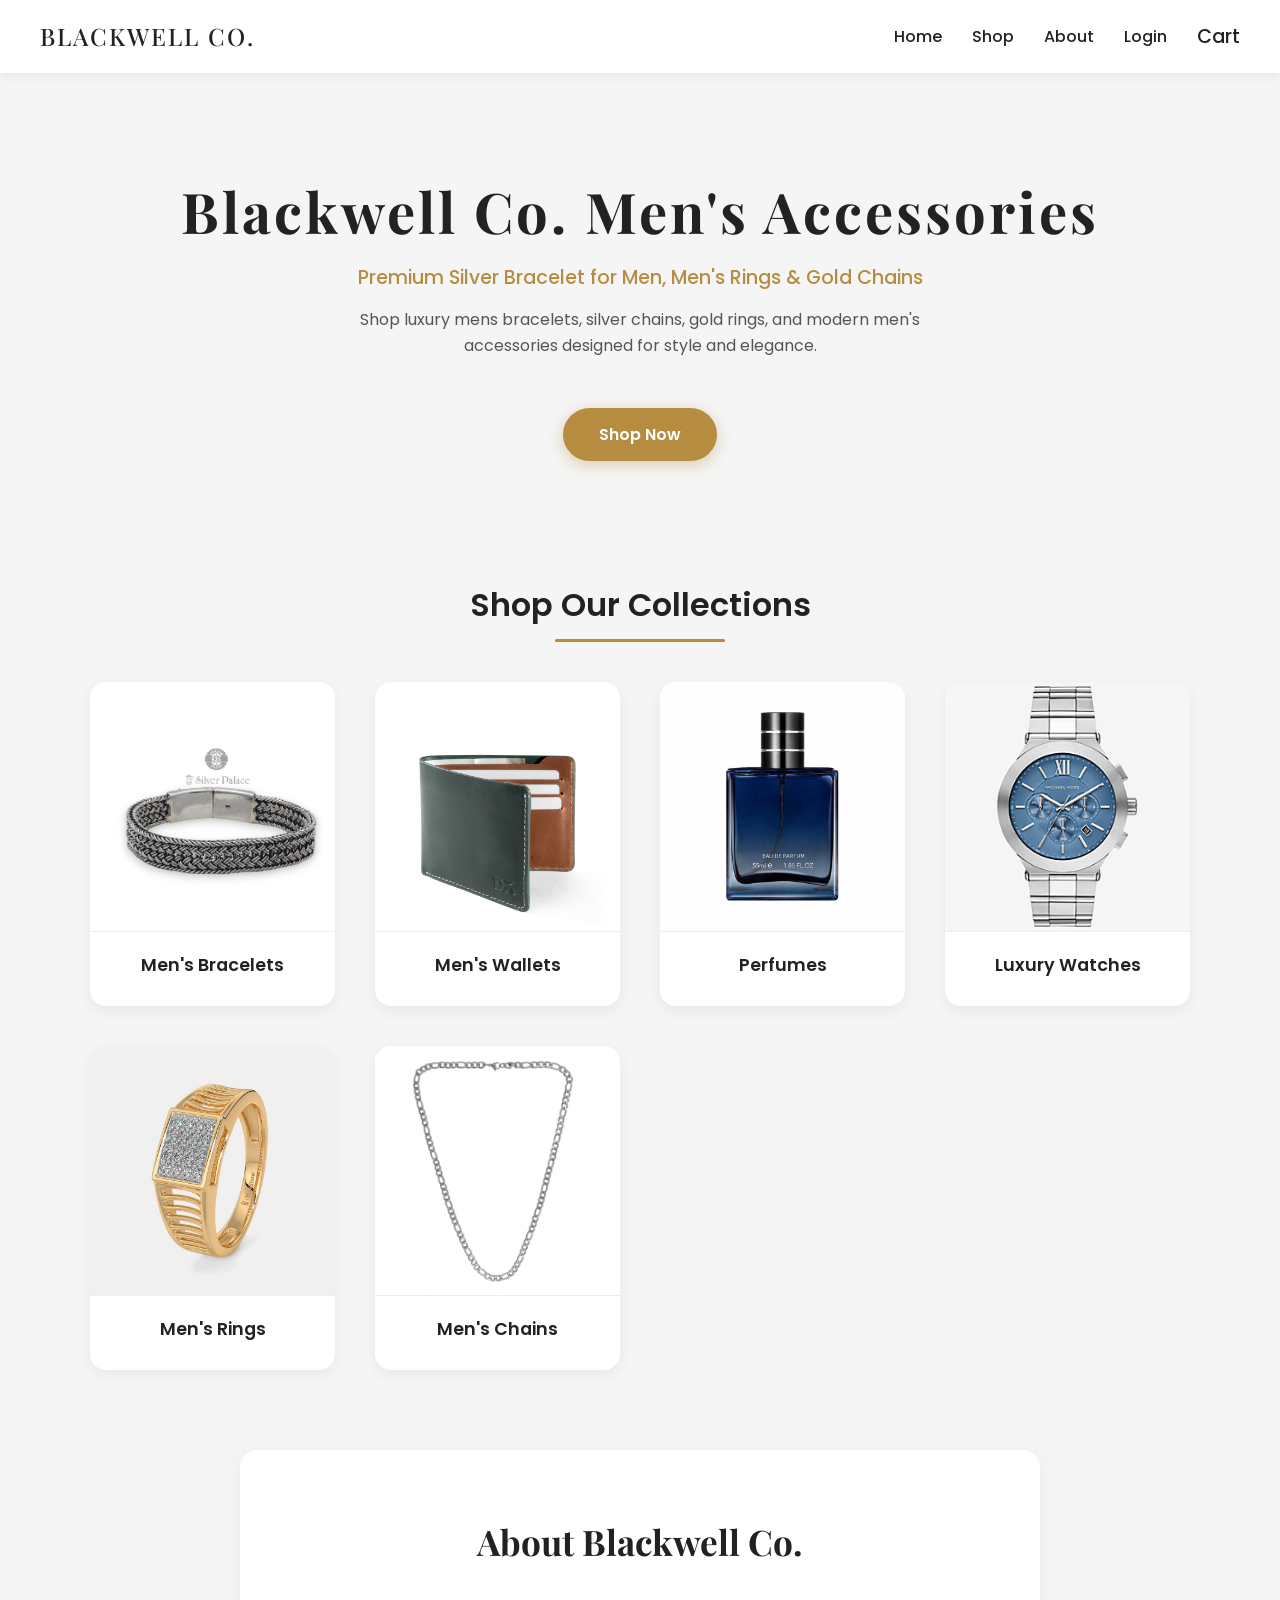
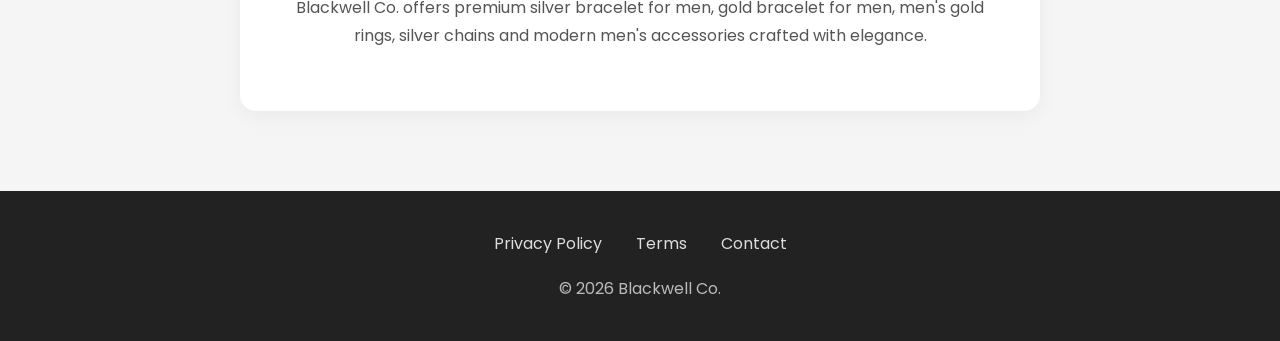
<file: index.html>
<!DOCTYPE html>
<html lang="en">
<head>
    <!-- Google tag (gtag.js) -->
    <script async src="https://www.googletagmanager.com/gtag/js?id=G-8H2W60CQKZ"></script>
    <script>
      window.dataLayer = window.dataLayer || [];
      function gtag(){dataLayer.push(arguments);}
      gtag('js', new Date());
      gtag('config', 'G-8H2W60CQKZ');
    </script>

    <meta charset="UTF-8">
    <meta name="viewport" content="width=device-width, initial-scale=1.0">
    <title>Blackwell Co. | Silver Bracelet for Men, Men's Rings, Chains & Accessories</title>

    <!-- SEO META TAGS -->
    <meta name="description" content="Buy premium silver bracelet for men, men's gold rings, silver chains, men's bracelets, gold chain designs men's, men's accessories rings and luxury accessories at Blackwell Co.">
    <meta name="keywords" content="silver bracelet for men, mens bracelets, gold bracelet for men...">
    <meta name="author" content="Blackwell Co.">
    <meta name="robots" content="index, follow">

    <link href="https://fonts.googleapis.com/css2?family=Playfair+Display:wght@600&family=Poppins:wght@300;400;500;600&display=swap" rel="stylesheet">
    <link rel="stylesheet" href="css/style.css">
</head>

<body>

<nav>
    <div class="logo"><strong><a href="index.html">BLACKWELL CO.</a></strong></div>
    <ul>
        <li><a href="index.html">Home</a></li>
        <li><a href="shop.html">Shop</a></li>
        <li><a href="#about">About</a></li>
        <li><a href="login.php">Login</a></li>
        <li>
            <a href="#" id="cart-icon" class="cart-icon">
                Cart
                <span class="cart-count" id="cart-count" style="display:none;">0</span>
            </a>
        </li>
    </ul>
</nav>

<header>
    <h1>Blackwell Co. Men's Accessories</h1>
    <p class="tagline">Premium Silver Bracelet for Men, Men's Rings & Gold Chains</p>
    <p class="description">
        Shop luxury mens bracelets, silver chains, gold rings, and modern men's accessories designed for style and elegance.
    </p>
    <a href="shop.html" class="shop-btn">Shop Now</a>
</header>


<h2 class="section-title">Shop Our Collections</h2>

<section class="product-section">
    <div class="product-grid">

        <a href="shop.html?category=bracelets" class="product-card">
            <img src="bracelet.jpg" alt="Men's Bracelets">
            <div class="product-info">
                <div class="product-name">Men's Bracelets</div>
            </div>
        </a>

        <a href="shop.html?category=wallets" class="product-card">
            <img src="wallet1.png" alt="Men's Wallets">
            <div class="product-info">
                <div class="product-name">Men's Wallets</div>
            </div>
        </a>

        <a href="shop.html?category=perfumes" class="product-card">
            <img src="p1.jpg" alt="Perfumes">
            <div class="product-info">
                <div class="product-name">Perfumes</div>
            </div>
        </a>

        <a href="shop.html?category=watches" class="product-card">
            <img src="w.jpg" alt="Luxury Watches">
            <div class="product-info">
                <div class="product-name">Luxury Watches</div>
            </div>
        </a>

        <a href="shop.html?category=rings" class="product-card">
            <img src="c1.jpg" alt="Men's rings">
            <div class="product-info">
                <div class="product-name">Men's Rings</div>
            </div>
        </a>

        <a href="shop.html?category=chains" class="product-card">
            <img src="c2.jpg" alt="Men's Chains">
            <div class="product-info">
                <div class="product-name">Men's Chains</div>
            </div>
        </a>

    </div>
</section>

<section id="about" class="about">
    <h2>About Blackwell Co.</h2>
    <p>
        Blackwell Co. offers premium silver bracelet for men, gold bracelet for men, men's gold rings, silver chains and modern men's accessories crafted with elegance.
    </p>
</section>

<!-- HIDDEN SEO CONTENT -->
<div class="seo-text">
    silver bracelet for men mens bracelets gold bracelet for men chandi bracelet for men platinum bracelet for men evil eye bracelet for men hand bracelet for men silver
    men's band rings men's gold band rings men's diamond ring price men's signet ring men's golden ring men's accessories rings
    original silver chain for men's gold chain designs men's men's pearl chain men's jewelry chains silver cross chain men's gold chains cheap
</div>

<footer>
    <div class="footer-links">
        <a href="#">Privacy Policy</a>
        <a href="#">Terms</a>
        <a href="#">Contact</a>
    </div>
    &copy; 2026 Blackwell Co.
</footer>

<!-- Scripts -->
<script src="js/data.js"></script>
<script src="js/cart.js"></script>

</body>
</html>
</file>
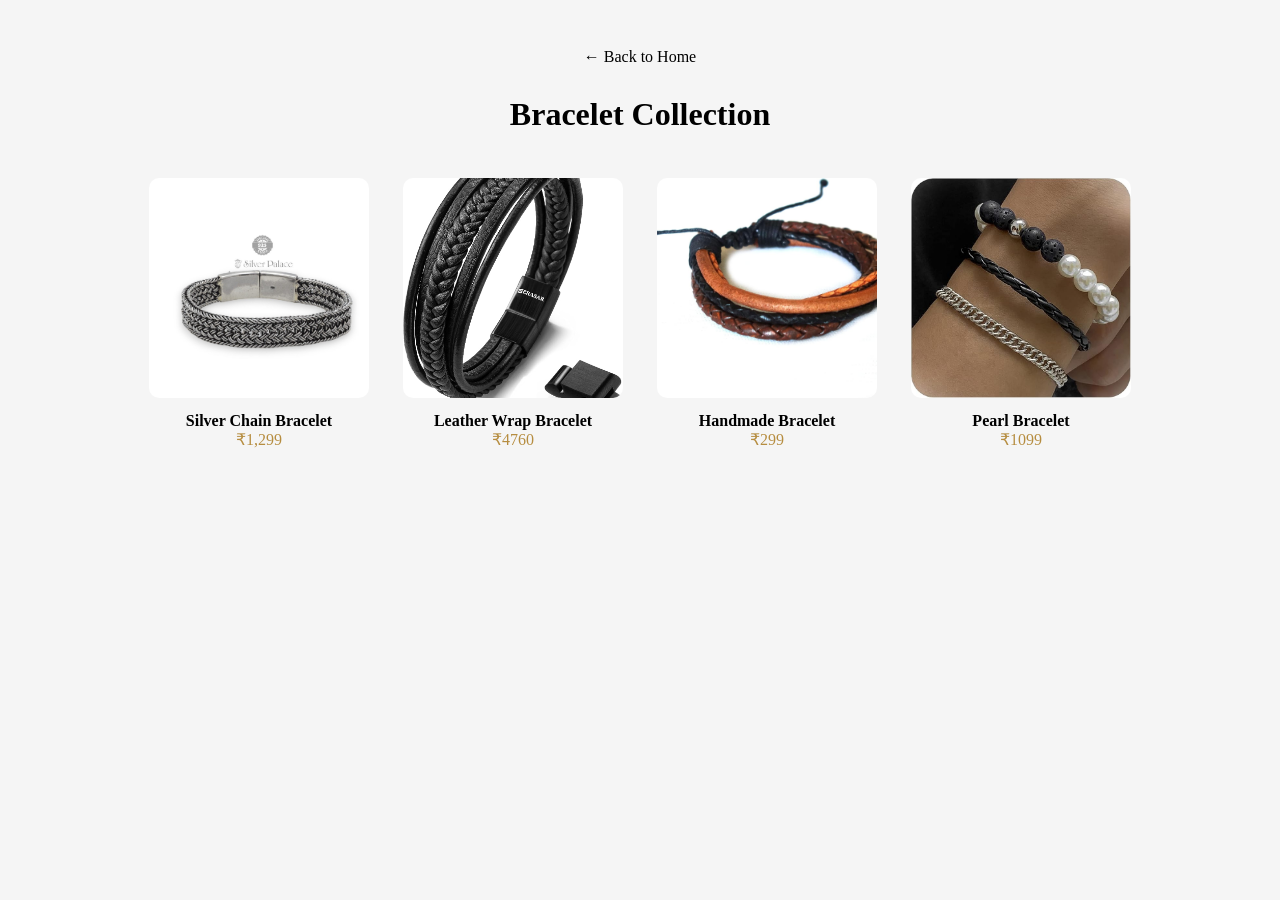
<file: bracelet.html>
<!DOCTYPE html>
<html>
<head>
    <!-- Google tag (gtag.js) -->
<script async src="https://www.googletagmanager.com/gtag/js?id=G-8H2W60CQKZ"></script>
<script>
  window.dataLayer = window.dataLayer || [];
  function gtag(){dataLayer.push(arguments);}
  gtag('js', new Date());

  gtag('config', 'G-8H2W60CQKZ');
</script>

<title>Bracelets | Blackwell Co.</title>
<style>
body{
    font-family:Poppins;
    background:#f5f5f5;
    text-align:center;
    padding:40px;
}
h1{
    margin-bottom:30px;
}
.product{
    display:inline-block;
    margin:15px;
}
img{
    width:220px;
    height:220px;
    object-fit:cover;
    border-radius:10px;
}
.name{
    margin-top:10px;
    font-weight:bold;
}
.price{
    color:#b68d40;
}
a{
    text-decoration:none;
    color:black;
}
.back{
    display:block;
    margin-bottom:30px;
}
</style>
</head>
<body>

<a href="index.html" class="back">← Back to Home</a>

<h1>Bracelet Collection</h1>

<div class="product">
<img src="bracelet.jpg">
<div class="name">Silver Chain Bracelet</div>
<div class="price">₹1,299</div>
</div>

<div class="product">
<img src="lbrecelet.jpg">
<div class="name">Leather Wrap Bracelet</div>
<div class="price">₹4760</div>
</div>

<div class="product">
<img src="handbracelet.jpg">
<div class="name">Handmade Bracelet</div>
<div class="price">₹299</div>
</div>

<div class="product">
<img src="pearl.jpg">
<div class="name">Pearl Bracelet</div>
<div class="price">₹1099</div>
</div>

</body>
</html>
</file>
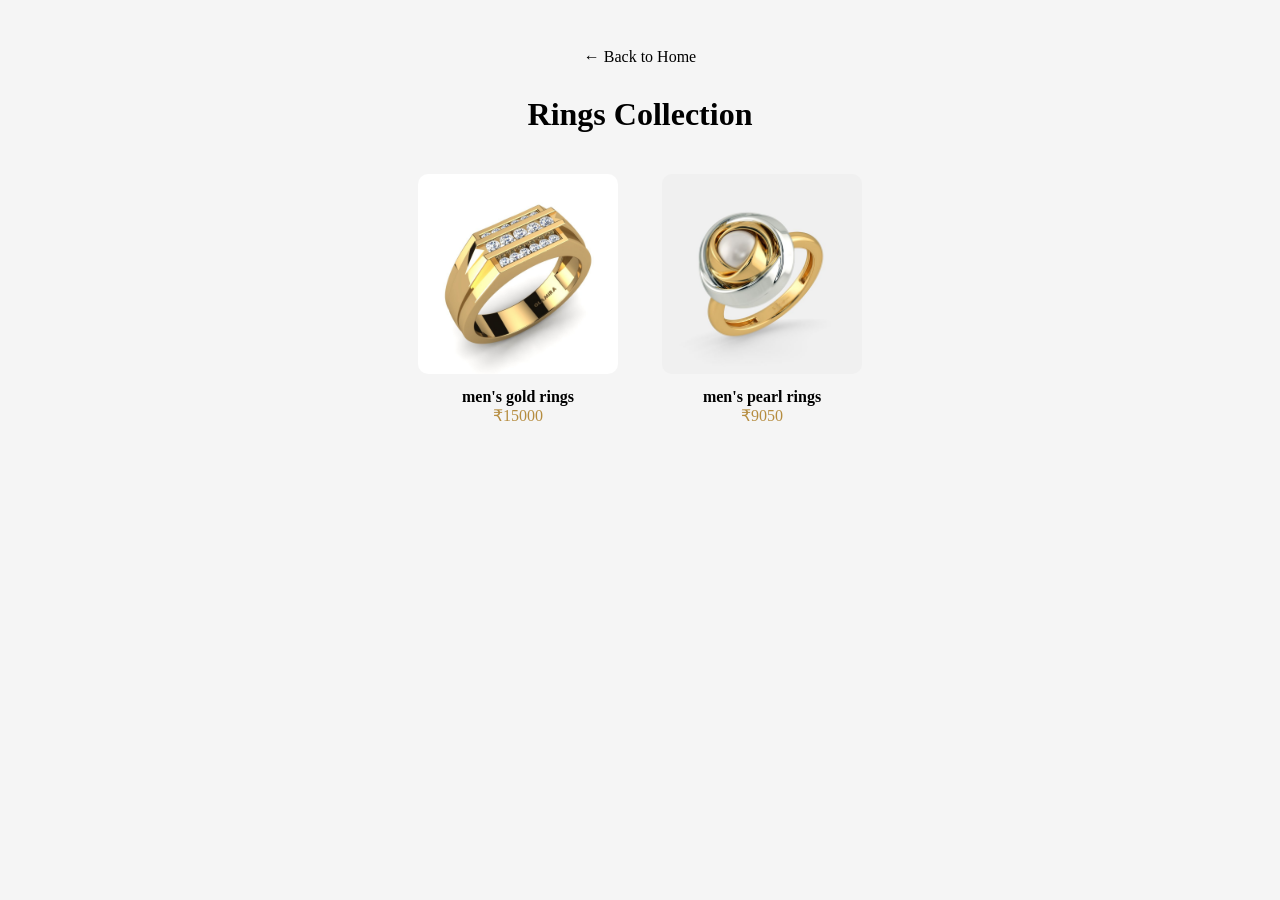
<file: chains.html>
<!DOCTYPE html>
<html>
<head>
<title>Rings | Blackwell Co.</title>
<style>
body{font-family:Poppins;background:#f5f5f5;text-align:center;padding:40px;}
.product{display:inline-block;margin:20px;}
img{width:200px;height:200px;object-fit:cover;border-radius:10px;}
.name{margin-top:10px;font-weight:bold;}
.price{color:#b68d40;}
a{text-decoration:none;color:black;}
.back{display:block;margin-bottom:30px;}
</style>
</head>
<body>

<a href="index.html" class="back">← Back to Home</a>
<h1>Rings Collection</h1>

<div class="product">
<img src="yellow.jpg">
<div class="name">men's gold rings</div>
<div class="price">₹15000</div>
</div>

<div class="product">
<img src="pearls.jpg">
<div class="name">men's pearl rings</div>
<div class="price">₹9050</div>
</div>

</body>
</html>
</file>
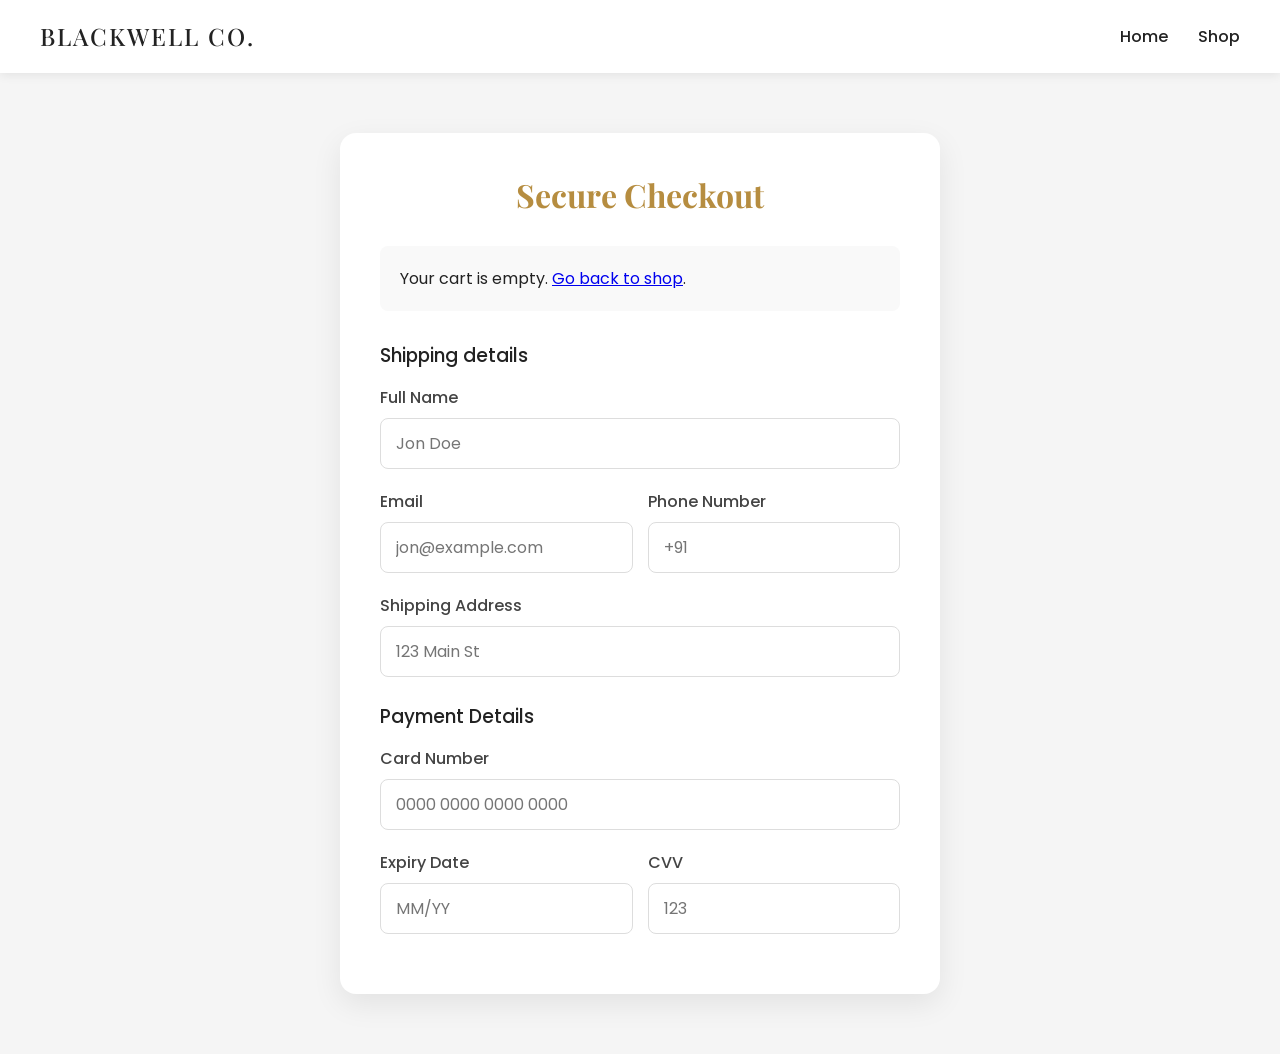
<file: checkout.html>
<!DOCTYPE html>
<html lang="en">
<head>
    <meta charset="UTF-8">
    <meta name="viewport" content="width=device-width, initial-scale=1.0">
    <title>Checkout | Blackwell Co.</title>
    <link href="https://fonts.googleapis.com/css2?family=Playfair+Display:wght@600&family=Poppins:wght@300;400;500;600&display=swap" rel="stylesheet">
    <link rel="stylesheet" href="css/style.css">
</head>
<body>

<nav>
    <div class="logo"><strong><a href="index.html">BLACKWELL CO.</a></strong></div>
    <ul>
        <li><a href="index.html">Home</a></li>
        <li><a href="shop.html">Shop</a></li>
    </ul>
</nav>

<div class="checkout-container">
    <h2>Secure Checkout</h2>
    
    <div class="order-summary" id="order-summary-container">
        <!-- populated by JS -->
    </div>
    
    <form id="checkout-form">
        <h3 style="margin-bottom:15px; font-weight:500;">Shipping details</h3>
        
        <div class="form-group">
            <label>Full Name</label>
            <input type="text" required placeholder="Jon Doe">
        </div>
        
        <div class="checkout-grid">
            <div class="form-group">
                <label>Email</label>
                <input type="email" required placeholder="jon@example.com">
            </div>
            <div class="form-group">
                <label>Phone Number</label>
                <input type="tel" required placeholder="+91 ">
            </div>
        </div>

        <div class="form-group">
            <label>Shipping Address</label>
            <input type="text" required placeholder="123 Main St">
        </div>
        
        <h3 style="margin:25px 0 15px; font-weight:500;">Payment Details</h3>
        
        <div class="form-group">
            <label>Card Number</label>
            <input type="text" required placeholder="0000 0000 0000 0000" pattern="[0-9 ]+">
        </div>
        <div class="checkout-grid">
            <div class="form-group">
                <label>Expiry Date</label>
                <input type="text" required placeholder="MM/YY">
            </div>
            <div class="form-group">
                <label>CVV</label>
                <input type="text" required placeholder="123" pattern="[0-9]{3,4}">
            </div>
        </div>

        <button type="submit" class="shop-btn" style="width:100%; border:none; margin-top:10px; cursor:pointer;" id="place-order-btn">
            Place Order
        </button>
    </form>
</div>

<div class="success-modal" id="success-modal">
    <div class="success-icon">✓</div>
    <h2 style="font-family:'Playfair Display',serif; font-size:2rem; margin-bottom:10px;">Order Confirmed!</h2>
    <p style="color:#555; margin-bottom: 25px;">Thank you for shopping with Blackwell Co.<br>Your premium accessories are on the way.</p>
    <a href="index.html" class="shop-btn" onclick="clearCart()">Return to Home</a>
</div>

<!-- Scripts -->
<script src="js/data.js"></script>
<script>
document.addEventListener("DOMContentLoaded", () => {
    // We intentionally do not load cart.js to avoid the sidebar, 
    // but we can parse the cart locally for checkout.
    const cart = JSON.parse(localStorage.getItem('bw_cart')) || [];
    const summaryContainer = document.getElementById("order-summary-container");
    const placeOrderBtn = document.getElementById("place-order-btn");
    
    if(cart.length === 0) {
        summaryContainer.innerHTML = "<p>Your cart is empty. <a href='shop.html'>Go back to shop</a>.</p>";
        placeOrderBtn.style.display = 'none';
        return;
    }
    
    let html = '';
    let total = 0;
    
    cart.forEach(item => {
        const itemTotal = item.price * item.quantity;
        total += itemTotal;
        html += `
            <div class="order-summary-row">
                <span>${item.name} x ${item.quantity}</span>
                <span>₹${itemTotal.toLocaleString('en-IN')}</span>
            </div>
        `;
    });
    
    html += `
        <div class="order-summary-total">
            <span>Total to pay</span>
            <span>₹${total.toLocaleString('en-IN')}</span>
        </div>
    `;
    
    summaryContainer.innerHTML = html;
    
    // Hand Checkout Form Submit
    document.getElementById("checkout-form").addEventListener("submit", (e) => {
        e.preventDefault();
        
        // Show success modal
        const modal = document.getElementById("success-modal");
        
        // Darken background
        const overlay = document.createElement("div");
        overlay.style.position = "fixed";
        overlay.style.top = "0"; overlay.style.left = "0";
        overlay.style.width = "100%"; overlay.style.height = "100%";
        overlay.style.background = "rgba(0,0,0,0.5)";
        overlay.style.zIndex = "1999";
        document.body.appendChild(overlay);
        
        modal.classList.add("active");
    });
});

function clearCart() {
    localStorage.removeItem('bw_cart');
}
</script>

</body>
</html>
</file>
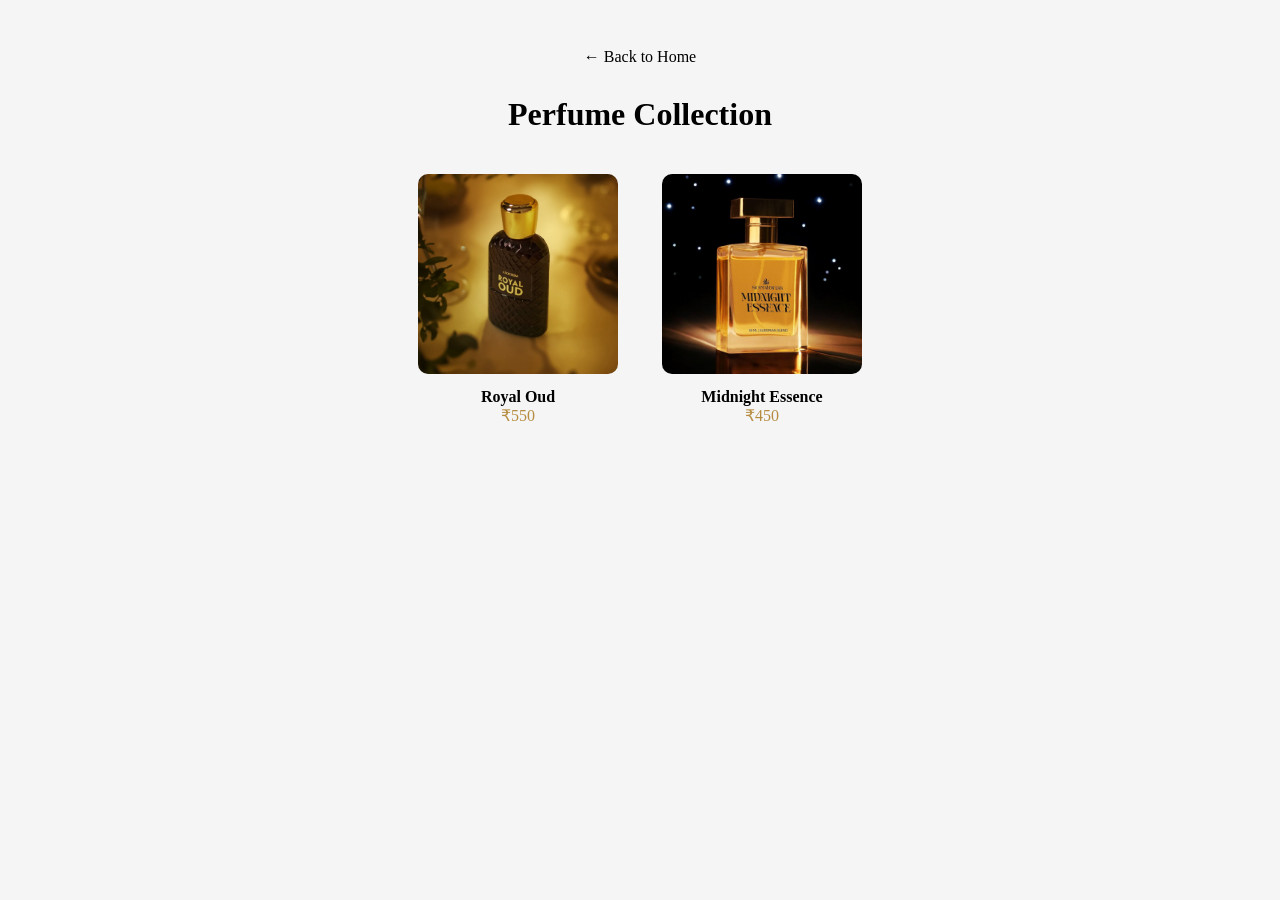
<file: perfume.html>
<!DOCTYPE html>
<html>
<head>
  <!-- Google tag (gtag.js) -->
<script async src="https://www.googletagmanager.com/gtag/js?id=G-8H2W60CQKZ"></script>
<script>
  window.dataLayer = window.dataLayer || [];
  function gtag(){dataLayer.push(arguments);}
  gtag('js', new Date());

  gtag('config', 'G-8H2W60CQKZ');
</script>

<title>Perfumes | Blackwell Co.</title>
<style>
body{font-family:Poppins;background:#f5f5f5;text-align:center;padding:40px;}
.product{display:inline-block;margin:20px;}
img{width:200px;height:200px;object-fit:cover;border-radius:10px;}
.name{margin-top:10px;font-weight:bold;}
.price{color:#b68d40;}
a{text-decoration:none;color:black;}
.back{display:block;margin-bottom:30px;}
</style>
</head>
<body>

<a href="index.html" class="back">← Back to Home</a>
<h1>Perfume Collection</h1>

<div class="product">
<img src="royal.jpg">
<div class="name">Royal Oud</div>
<div class="price">₹550</div>
</div>

<div class="product">
<img src="mid.jpg">
<div class="name">Midnight Essence</div>
<div class="price">₹450</div>
</div>

</body>
</html>
</file>
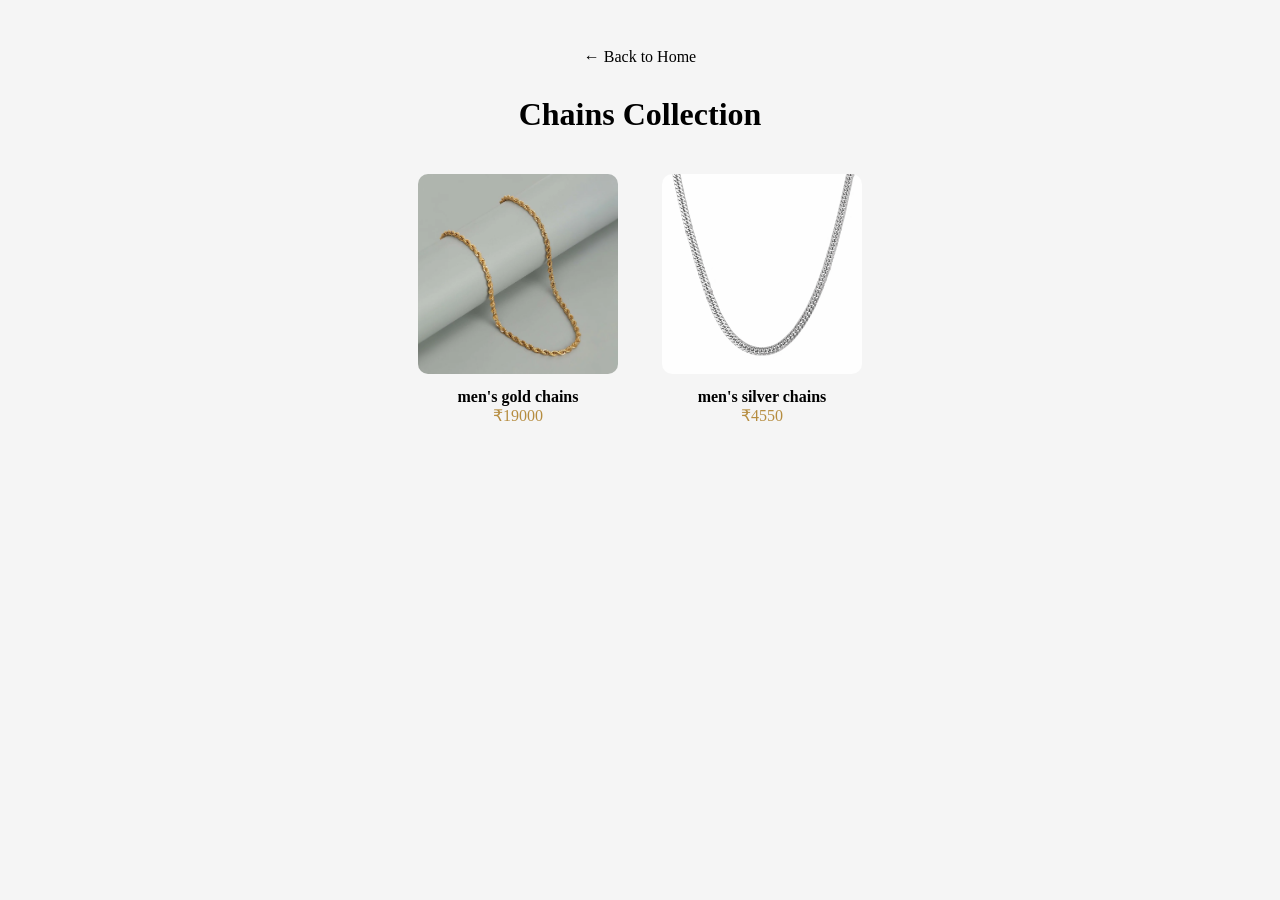
<file: rings.html>
<!DOCTYPE html>
<html>
<head>
<title>Rings | Blackwell Co.</title>
<style>
body{font-family:Poppins;background:#f5f5f5;text-align:center;padding:40px;}
.product{display:inline-block;margin:20px;}
img{width:200px;height:200px;object-fit:cover;border-radius:10px;}
.name{margin-top:10px;font-weight:bold;}
.price{color:#b68d40;}
a{text-decoration:none;color:black;}
.back{display:block;margin-bottom:30px;}
</style>
</head>
<body>

<a href="index.html" class="back">← Back to Home</a>
<h1>Chains Collection</h1>

<div class="product">
<img src="gold1.jpg">
<div class="name">men's gold chains</div>
<div class="price">₹19000</div>
</div>

<div class="product">
<img src="silver1.jpg">
<div class="name">men's silver chains</div>
<div class="price">₹4550</div>
</div>

</body>
</html>
</file>
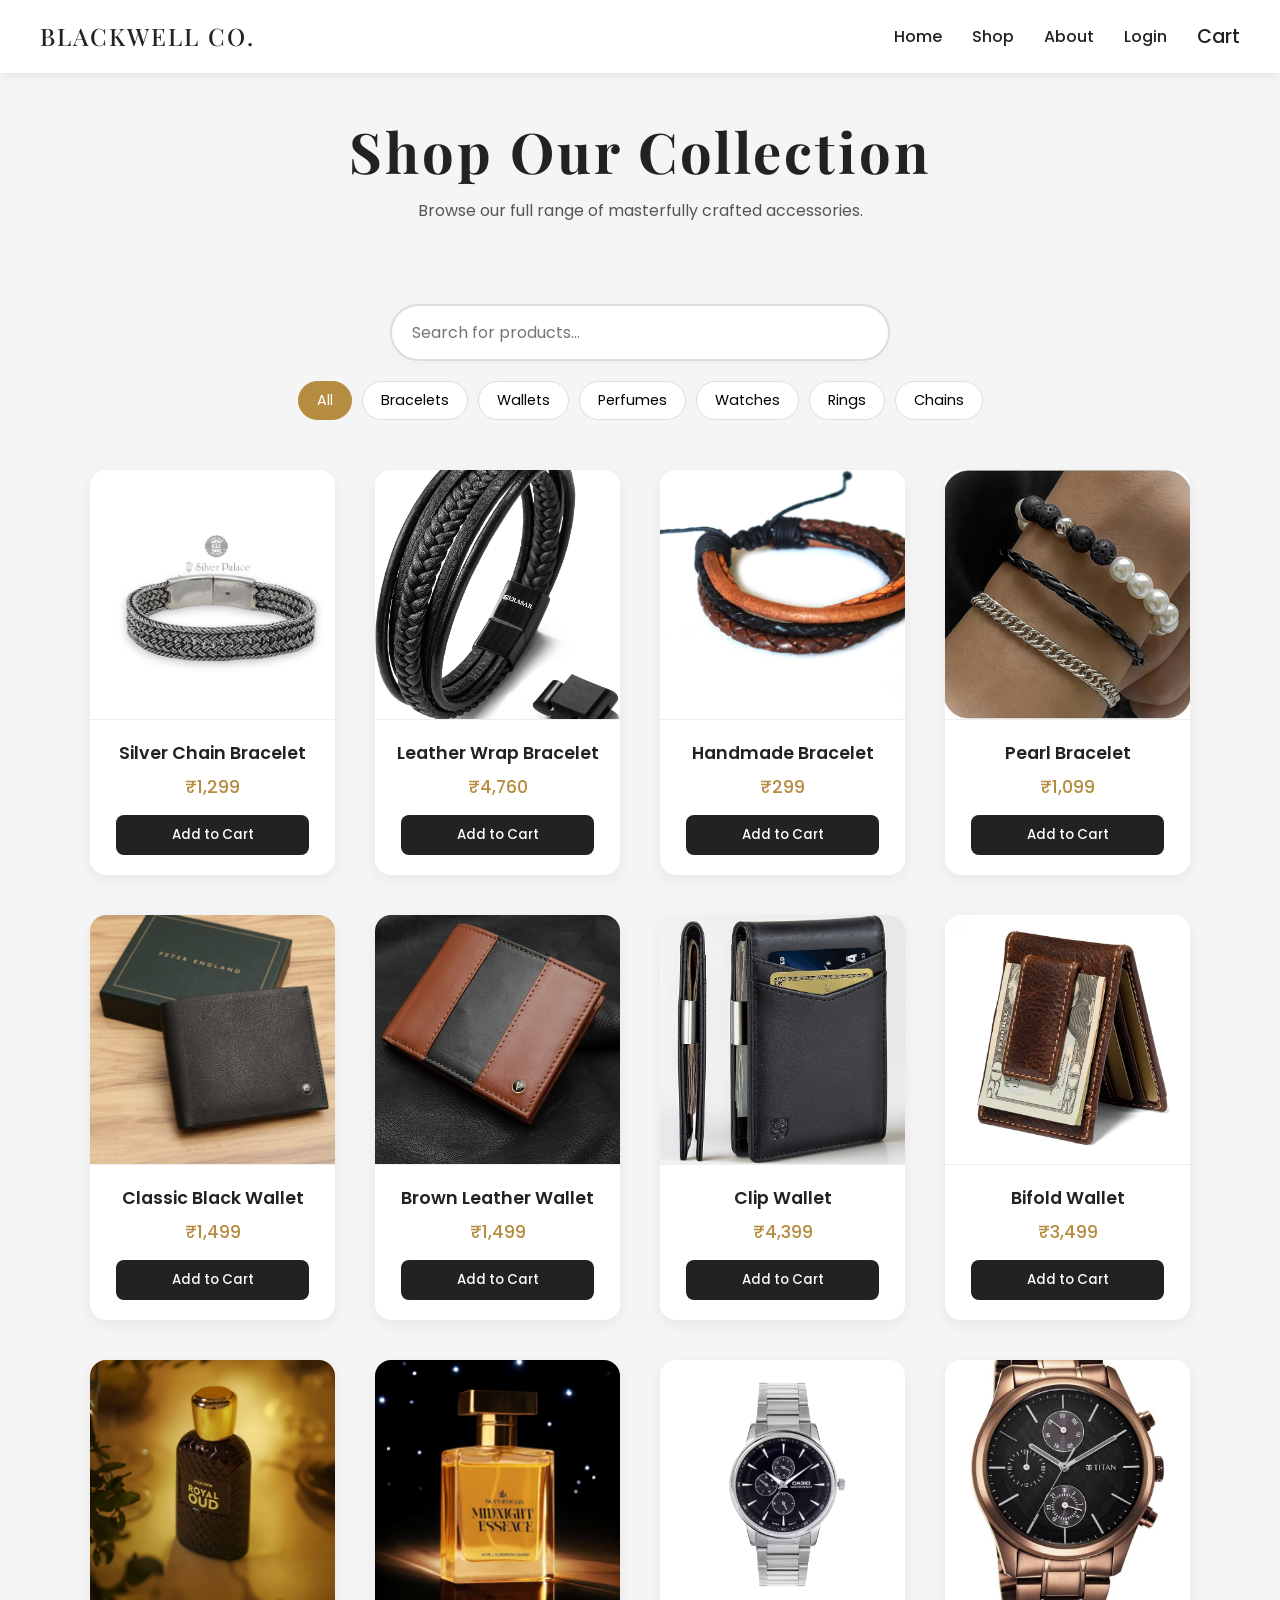
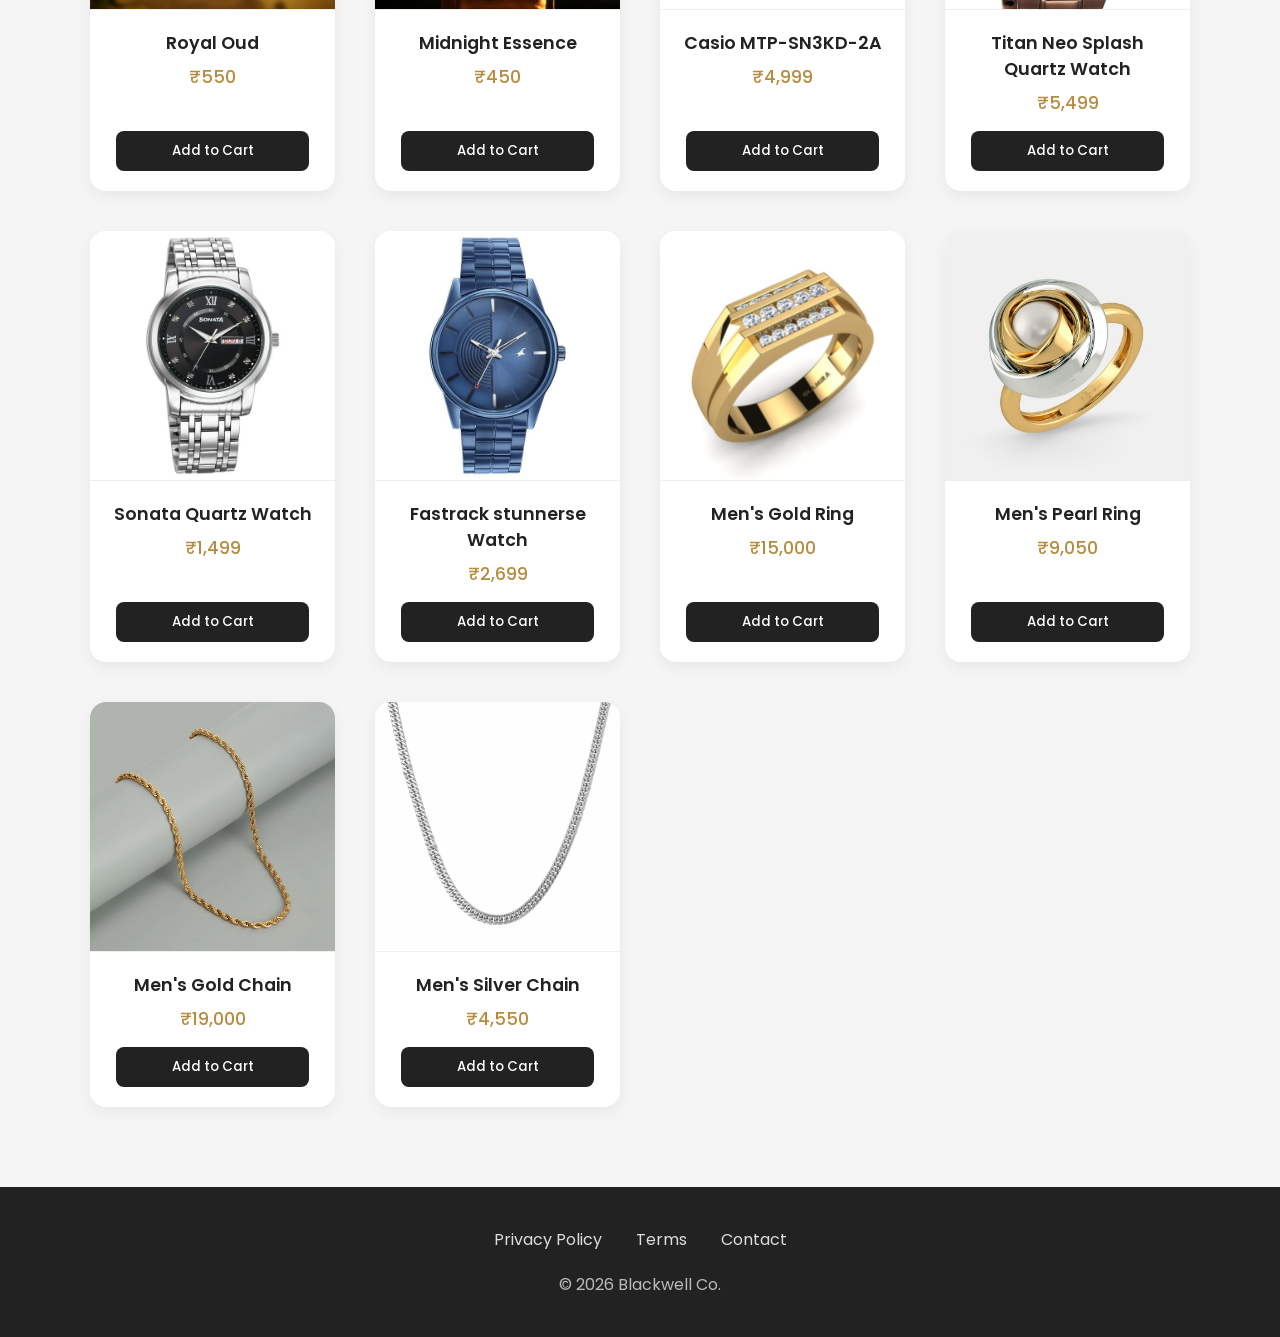
<file: shop.html>
<!DOCTYPE html>
<html lang="en">
<head>
    <!-- Google tag (gtag.js) -->
    <script async src="https://www.googletagmanager.com/gtag/js?id=G-8H2W60CQKZ"></script>
    <script>
      window.dataLayer = window.dataLayer || [];
      function gtag(){dataLayer.push(arguments);}
      gtag('js', new Date());
      gtag('config', 'G-8H2W60CQKZ');
    </script>

    <meta charset="UTF-8">
    <meta name="viewport" content="width=device-width, initial-scale=1.0">
    <title>Shop | Blackwell Co.</title>
    
    <link href="https://fonts.googleapis.com/css2?family=Playfair+Display:wght@600&family=Poppins:wght@300;400;500;600&display=swap" rel="stylesheet">
    <link rel="stylesheet" href="css/style.css">
</head>

<body>

<nav>
    <div class="logo"><strong><a href="index.html">BLACKWELL CO.</a></strong></div>
    <ul>
        <li><a href="index.html">Home</a></li>
        <li><a href="shop.html">Shop</a></li>
        <li><a href="#about">About</a></li>
        <li><a href="login.php">Login</a></li>
        <li>
            <a href="#" id="cart-icon" class="cart-icon">
                Cart
                <span class="cart-count" id="cart-count" style="display:none;">0</span>
            </a>
        </li>
    </ul>
</nav>

<header style="padding: 40px 20px 20px;">
    <h1>Shop Our Collection</h1>
    <p class="description">
        Browse our full range of masterfully crafted accessories.
    </p>
</header>

<div class="shop-controls">
    <input type="text" id="search-input" class="search-bar" placeholder="Search for products...">
    <div class="filters" id="category-filters">
        <button class="filter-btn active" data-category="all">All</button>
        <button class="filter-btn" data-category="bracelets">Bracelets</button>
        <button class="filter-btn" data-category="wallets">Wallets</button>
        <button class="filter-btn" data-category="perfumes">Perfumes</button>
        <button class="filter-btn" data-category="watches">Watches</button>
        <button class="filter-btn" data-category="rings">Rings</button>
        <button class="filter-btn" data-category="chains">Chains</button>
    </div>
</div>

<section class="product-section">
    <div class="product-grid" id="shop-grid">
        <!-- Products dynamically inserted via JS -->
    </div>
</section>

<footer>
    <div class="footer-links">
        <a href="#">Privacy Policy</a>
        <a href="#">Terms</a>
        <a href="#">Contact</a>
    </div>
    &copy; 2026 Blackwell Co.
</footer>

<!-- Scripts -->
<script src="js/data.js"></script>
<script src="js/cart.js"></script>
<script src="js/shop.js"></script>

</body>
</html>
</file>
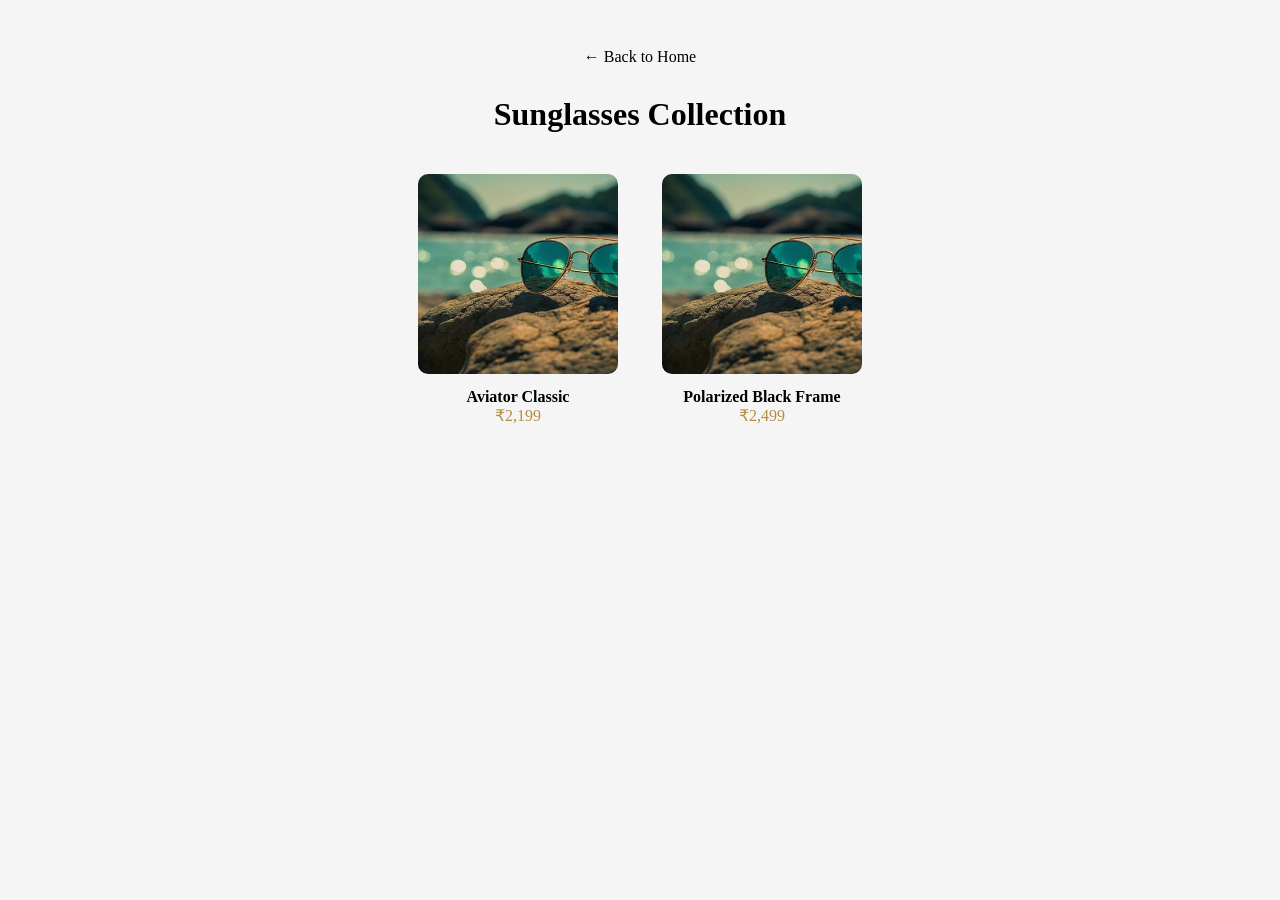
<file: sunglasses.html>
<!DOCTYPE html>
<html>
<head>
  <!-- Google tag (gtag.js) -->
<script async src="https://www.googletagmanager.com/gtag/js?id=G-8H2W60CQKZ"></script>
<script>
  window.dataLayer = window.dataLayer || [];
  function gtag(){dataLayer.push(arguments);}
  gtag('js', new Date());

  gtag('config', 'G-8H2W60CQKZ');
</script>

<title>Sunglasses | Blackwell Co.</title>
<style>
body{font-family:Poppins;background:#f5f5f5;text-align:center;padding:40px;}
.product{display:inline-block;margin:20px;}
img{width:200px;height:200px;object-fit:cover;border-radius:10px;}
.name{margin-top:10px;font-weight:bold;}
.price{color:#b68d40;}
a{text-decoration:none;color:black;}
.back{display:block;margin-bottom:30px;}
</style>
</head>
<body>

<a href="index.html" class="back">← Back to Home</a>
<h1>Sunglasses Collection</h1>

<div class="product">
<img src="sunglasses.jpg">
<div class="name">Aviator Classic</div>
<div class="price">₹2,199</div>
</div>

<div class="product">
<img src="sunglasses.jpg">
<div class="name">Polarized Black Frame</div>
<div class="price">₹2,499</div>
</div>

</body>
</html>
</file>
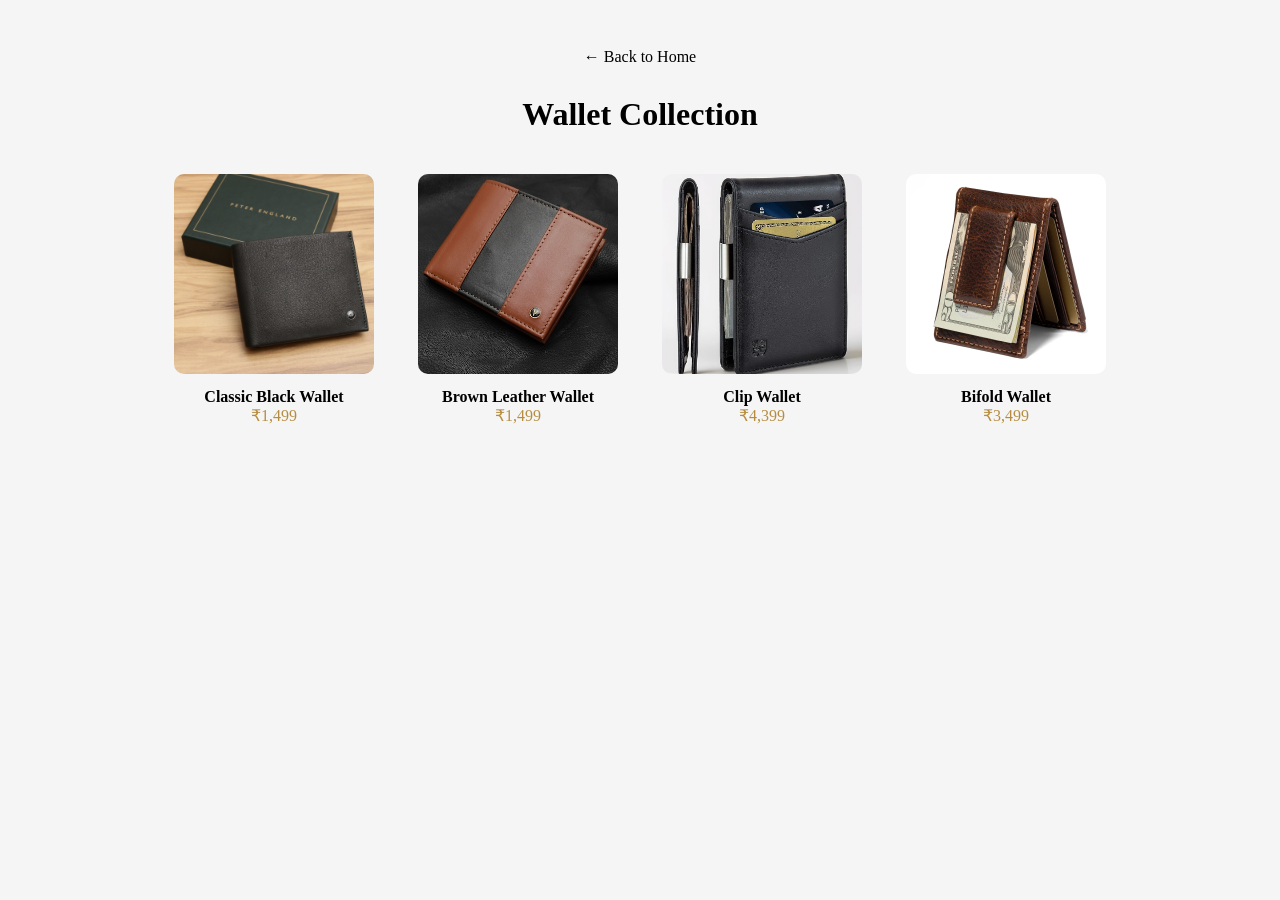
<file: wallet.html>
<!DOCTYPE html>
<html>
<head>
  <!-- Google tag (gtag.js) -->
<script async src="https://www.googletagmanager.com/gtag/js?id=G-8H2W60CQKZ"></script>
<script>
  window.dataLayer = window.dataLayer || [];
  function gtag(){dataLayer.push(arguments);}
  gtag('js', new Date());

  gtag('config', 'G-8H2W60CQKZ');
</script>

<title>Wallets | Blackwell Co.</title>
<style>
body{font-family:Poppins;background:#f5f5f5;text-align:center;padding:40px;}
.product{display:inline-block;margin:20px;}
img{width:200px;height:200px;object-fit:cover;border-radius:10px;}
.name{margin-top:10px;font-weight:bold;}
.price{color:#b68d40;}
a{text-decoration:none;color:black;}
.back{display:block;margin-bottom:30px;}
</style>
</head>
<body>

<a href="index.html" class="back">← Back to Home</a>
<h1>Wallet Collection</h1>

<div class="product">
<img src="wallet.jpg">
<div class="name">Classic Black Wallet</div>
<div class="price">₹1,499</div>
</div>

<div class="product">
<img src="brown.jpg">
<div class="name">Brown Leather Wallet</div>
<div class="price">₹1,499</div>
</div>

<div class="product">
<img src="clip.jpg">
<div class="name">Clip Wallet</div>
<div class="price">₹4,399</div>
</div>

<div class="product">
<img src="bifold.jpg">
<div class="name">Bifold Wallet</div>
<div class="price">₹3,499</div>
</div>

</body>
</html>
</file>
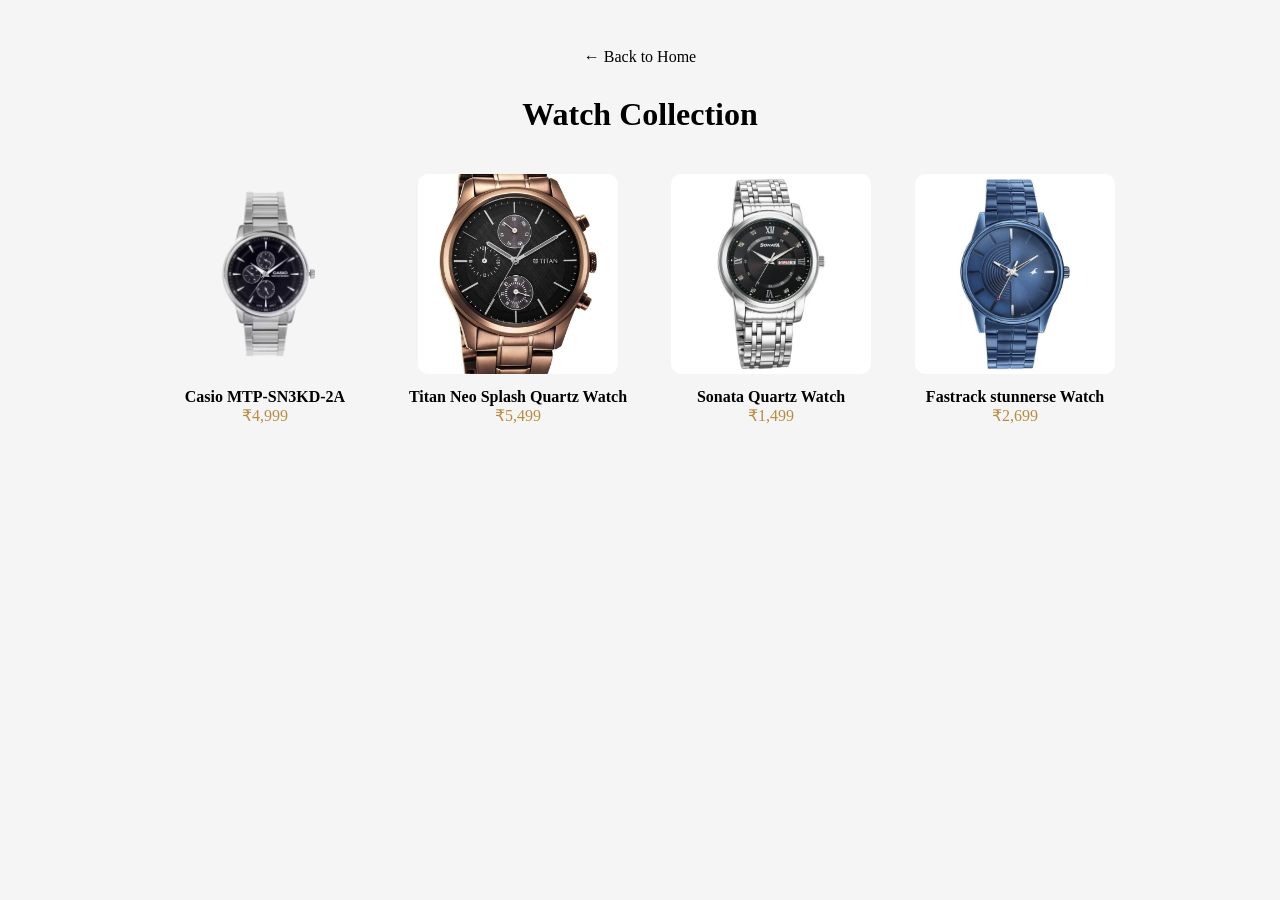
<file: watch.html>
<!DOCTYPE html>
<html>
<head>
  <!-- Google tag (gtag.js) -->
<script async src="https://www.googletagmanager.com/gtag/js?id=G-8H2W60CQKZ"></script>
<script>
  window.dataLayer = window.dataLayer || [];
  function gtag(){dataLayer.push(arguments);}
  gtag('js', new Date());

  gtag('config', 'G-8H2W60CQKZ');
</script>

<title>Watches | Blackwell Co.</title>
<style>
body{font-family:Poppins;background:#f5f5f5;text-align:center;padding:40px;}
.product{display:inline-block;margin:20px;}
img{width:200px;height:200px;object-fit:cover;border-radius:10px;}
.name{margin-top:10px;font-weight:bold;}
.price{color:#b68d40;}
a{text-decoration:none;color:black;}
.back{display:block;margin-bottom:30px;}
</style>
</head>
<body>

<a href="index.html" class="back">← Back to Home</a>
<h1>Watch Collection</h1>

<div class="product">
<img src="image.avif">
<div class="name">Casio MTP-SN3KD-2A</div>
<div class="price">₹4,999</div>
</div>

<div class="product">
<img src="shopping.webp">
<div class="name">Titan Neo Splash Quartz Watch</div>
<div class="price">₹5,499</div>
</div>

<div class="product">
<img src="sonata.webp">
<div class="name">Sonata Quartz Watch</div>
<div class="price">₹1,499</div>
</div>

<div class="product">
<img src="fast.jpg">
<div class="name">Fastrack stunnerse Watch</div>
<div class="price">₹2,699</div>
</div>

</body>
</html>
</file>
<file: css/style.css>
/* GLOBAL STYLES */
* {
    margin: 0;
    padding: 0;
    box-sizing: border-box;
}

body {
    font-family: 'Poppins', sans-serif;
    background: #f5f5f5;
    text-align: center;
    color: #222;
    scroll-behavior: smooth;
    overflow-x: hidden;
}

/* NAVIGATION */
nav {
    display: flex;
    justify-content: space-between;
    align-items: center;
    padding: 20px 40px;
    background: white;
    box-shadow: 0 2px 10px rgba(0,0,0,0.08);
    position: sticky;
    top: 0;
    z-index: 1000;
}

.logo strong {
    font-size: 1.5rem;
    font-family: 'Playfair Display', serif;
    letter-spacing: 2px;
}

.logo a {
    text-decoration: none;
    color: inherit;
}

nav ul {
    list-style: none;
    display: flex;
    gap: 30px;
    align-items: center;
}

nav a {
    text-decoration: none;
    color: #222;
    font-weight: 500;
    transition: color 0.3s ease;
}

nav a:hover {
    color: #b68d40;
}

.cart-icon {
    position: relative;
    cursor: pointer;
    font-size: 1.2rem;
}

.cart-count {
    position: absolute;
    top: -8px;
    right: -12px;
    background: #b68d40;
    color: white;
    font-size: 0.75rem;
    font-weight: 700;
    width: 20px;
    height: 20px;
    display: flex;
    justify-content: center;
    align-items: center;
    border-radius: 50%;
}

/* HEADER */
header {
    padding: 100px 20px 60px;
    animation: fadeInDown 1s ease-out;
}

h1 {
    font-family: 'Playfair Display', serif;
    font-size: 3.5rem;
    letter-spacing: 3px;
    margin-bottom: 10px;
}

.tagline {
    margin: 15px 0;
    color: #b68d40;
    font-size: 1.2rem;
    font-weight: 500;
}

.description {
    color: #555;
    margin-bottom: 30px;
    max-width: 600px;
    margin-left: auto;
    margin-right: auto;
    line-height: 1.6;
}

.shop-btn {
    display: inline-block;
    margin-top: 20px;
    padding: 14px 36px;
    background: #b68d40;
    color: white;
    text-decoration: none;
    border-radius: 30px;
    transition: transform 0.3s ease, background 0.3s ease, box-shadow 0.3s ease;
    font-weight: 600;
    box-shadow: 0 4px 15px rgba(182, 141, 64, 0.4);
}

.shop-btn:hover {
    background: #9a7634;
    transform: translateY(-3px);
    box-shadow: 0 8px 20px rgba(182, 141, 64, 0.6);
}

/* SECTION TITLES */
.section-title {
    margin: 60px 0 40px;
    font-size: 2rem;
    font-weight: 600;
    position: relative;
    display: inline-block;
}

.section-title::after {
    content: '';
    display: block;
    width: 50%;
    height: 3px;
    background: #b68d40;
    margin: 10px auto 0;
    border-radius: 2px;
}

/* PRODUCT GRID */
.product-section {
    display: flex;
    justify-content: center;
    padding: 0 20px;
    margin-bottom: 60px;
}

.product-grid {
    display: grid;
    grid-template-columns: repeat(auto-fill, minmax(240px, 1fr));
    gap: 40px;
    max-width: 1100px;
    width: 100%;
}

.product-card {
    background: white;
    border-radius: 16px;
    padding-bottom: 20px;
    text-decoration: none;
    color: #222;
    box-shadow: 0 5px 15px rgba(0,0,0,0.06);
    transition: transform 0.4s cubic-bezier(0.175, 0.885, 0.32, 1.275), box-shadow 0.4s ease;
    animation: fadeInUp 0.8s ease-out forwards;
    opacity: 0;
    display: flex;
    flex-direction: column;
    overflow: hidden;
    position: relative;
}

.product-card:hover {
    transform: translateY(-10px);
    box-shadow: 0 15px 30px rgba(0,0,0,0.12);
}

.product-card img {
    width: 100%;
    height: 250px;
    object-fit: cover;
    border-bottom: 1px solid #eee;
    transition: transform 0.5s ease;
}

.product-card:hover img {
    transform: scale(1.05);
}

.product-info {
    padding: 20px 15px 0;
    flex-grow: 1;
    display: flex;
    flex-direction: column;
    justify-content: space-between;
}

.product-name {
    font-weight: 600;
    font-size: 1.1rem;
    margin-bottom: 8px;
}

.product-price {
    color: #b68d40;
    font-weight: 500;
    font-size: 1.1rem;
    margin-bottom: 15px;
}

.add-to-cart-btn {
    background: #222;
    color: white;
    border: none;
    padding: 10px 0;
    border-radius: 8px;
    cursor: pointer;
    font-family: inherit;
    font-weight: 500;
    transition: background 0.3s, transform 0.2s;
    width: 90%;
    margin: 0 auto;
}

.add-to-cart-btn:hover {
    background: #b68d40;
    transform: scale(1.02);
}

.add-to-cart-btn:active {
    transform: scale(0.98);
}

/* ABOUT */
.about {
    margin: 80px auto;
    max-width: 800px;
    color: #555;
    line-height: 1.8;
    padding: 60px 40px;
    background: white;
    border-radius: 16px;
    box-shadow: 0 5px 20px rgba(0,0,0,0.05);
}

.about h2 {
    font-family: 'Playfair Display', serif;
    font-size: 2.2rem;
    margin-bottom: 20px;
    color: #222;
}

/* FOOTER */
footer {
    background: #222;
    margin-top: 80px;
    padding: 40px 20px;
    color: #bbb;
}

.footer-links {
    margin-bottom: 20px;
}

.footer-links a {
    margin: 0 15px;
    text-decoration: none;
    color: #ddd;
    transition: color 0.3s;
}

.footer-links a:hover {
    color: #b68d40;
}

/* HIDDEN SEO TEXT */
.seo-text {
    display: none;
}

/* SHOP CONTROLS */
.shop-controls {
    display: flex;
    flex-direction: column;
    align-items: center;
    gap: 20px;
    margin: 30px auto 50px;
    max-width: 900px;
    padding: 0 20px;
}

.search-bar {
    width: 100%;
    max-width: 500px;
    padding: 14px 20px;
    border-radius: 30px;
    border: 2px solid #ddd;
    font-family: inherit;
    font-size: 1rem;
    outline: none;
    transition: border-color 0.3s;
    box-shadow: 0 4px 10px rgba(0,0,0,0.02);
}

.search-bar:focus {
    border-color: #b68d40;
}

.filters {
    display: flex;
    flex-wrap: wrap;
    gap: 10px;
    justify-content: center;
}

.filter-btn {
    padding: 8px 18px;
    border: 1px solid #ddd;
    background: white;
    border-radius: 20px;
    cursor: pointer;
    font-family: inherit;
    font-size: 0.9rem;
    transition: all 0.3s ease;
}

.filter-btn:hover {
    background: #f5f5f5;
    border-color: #bbb;
}

.filter-btn.active {
    background: #b68d40;
    color: white;
    border-color: #b68d40;
}

/* CART SIDEBAR */
.cart-overlay {
    position: fixed;
    top: 0;
    left: 0;
    width: 100%;
    height: 100%;
    background: rgba(0,0,0,0.5);
    z-index: 1001;
    opacity: 0;
    visibility: hidden;
    transition: opacity 0.3s ease;
}

.cart-overlay.active {
    opacity: 1;
    visibility: visible;
}

.cart-sidebar {
    position: fixed;
    top: 0;
    right: -450px;
    width: 100%;
    max-width: 400px;
    height: 100%;
    background: white;
    z-index: 1002;
    box-shadow: -5px 0 20px rgba(0,0,0,0.1);
    transition: right 0.4s cubic-bezier(0.25, 0.46, 0.45, 0.94);
    display: flex;
    flex-direction: column;
}

.cart-sidebar.active {
    right: 0;
}

.cart-header {
    display: flex;
    justify-content: space-between;
    align-items: center;
    padding: 20px 25px;
    border-bottom: 1px solid #eee;
}

.cart-header h2 {
    font-size: 1.5rem;
}

.close-cart {
    background: none;
    border: none;
    font-size: 1.8rem;
    cursor: pointer;
    color: #555;
    transition: color 0.3s;
}

.close-cart:hover {
    color: #222;
}

.cart-items {
    flex-grow: 1;
    overflow-y: auto;
    padding: 20px;
    display: flex;
    flex-direction: column;
    gap: 20px;
}

.cart-empty-msg {
    text-align: center;
    color: #777;
    margin-top: 40px;
}

.cart-item {
    display: flex;
    gap: 15px;
    align-items: center;
    padding-bottom: 15px;
    border-bottom: 1px solid #f5f5f5;
    animation: fadeIn 0.3s ease;
}

.cart-item img {
    width: 70px;
    height: 70px;
    object-fit: cover;
    border-radius: 8px;
}

.cart-item-info {
    flex-grow: 1;
    text-align: left;
}

.cart-item-title {
    font-weight: 500;
    font-size: 0.95rem;
    margin-bottom: 5px;
}

.cart-item-price {
    color: #b68d40;
    font-size: 0.9rem;
    font-weight: 500;
}

.cart-item-controls {
    display: flex;
    align-items: center;
    gap: 10px;
    margin-top: 8px;
}

.qty-btn {
    background: #f5f5f5;
    border: none;
    width: 24px;
    height: 24px;
    border-radius: 4px;
    cursor: pointer;
    font-weight: bold;
    color: #555;
    transition: background 0.2s;
}

.qty-btn:hover {
    background: #ddd;
}

.remove-btn {
    background: none;
    border: none;
    color: #ff4d4d;
    font-size: 0.8rem;
    cursor: pointer;
    margin-left: auto;
}

.remove-btn:hover {
    text-decoration: underline;
}

.cart-footer {
    padding: 20px 25px;
    border-top: 1px solid #eee;
    background: #fafafa;
}

.cart-total {
    display: flex;
    justify-content: space-between;
    font-size: 1.2rem;
    font-weight: 600;
    margin-bottom: 20px;
}

.checkout-btn {
    display: block;
    width: 100%;
    padding: 15px;
    background: #b68d40;
    color: white;
    text-decoration: none;
    text-align: center;
    border-radius: 8px;
    font-weight: 600;
    font-size: 1rem;
    transition: background 0.3s, transform 0.2s;
}

.checkout-btn:hover {
    background: #9a7634;
    transform: translateY(-2px);
}

/* ANIMATIONS */
@keyframes fadeInUp {
    from {
        opacity: 0;
        transform: translateY(30px);
    }
    to {
        opacity: 1;
        transform: translateY(0);
    }
}

@keyframes fadeInDown {
    from {
        opacity: 0;
        transform: translateY(-20px);
    }
    to {
        opacity: 1;
        transform: translateY(0);
    }
}

@keyframes fadeIn {
    from { opacity: 0; }
    to { opacity: 1; }
}

/* Responsive */
@media (max-width: 768px) {
    h1 { font-size: 2.5rem; }
    nav { padding: 15px 20px; flex-wrap: wrap; }
    nav ul { margin-top: 15px; width: 100%; justify-content: center; }
    .cart-sidebar { max-width: 100%; }
}

/* CHECKOUT PAGE Specifics */
.checkout-container {
    max-width: 600px;
    margin: 60px auto;
    background: white;
    padding: 40px;
    border-radius: 16px;
    box-shadow: 0 10px 30px rgba(0,0,0,0.08);
    text-align: left;
}

.checkout-container h2 {
    text-align: center;
    font-family: 'Playfair Display', serif;
    font-size: 2rem;
    margin-bottom: 30px;
    color: #b68d40;
}

.form-group {
    margin-bottom: 20px;
}

.form-group label {
    display: block;
    margin-bottom: 8px;
    font-weight: 500;
    color: #444;
}

.form-group input {
    width: 100%;
    padding: 12px 15px;
    border: 1px solid #ddd;
    border-radius: 8px;
    font-family: inherit;
    font-size: 1rem;
    transition: border-color 0.3s;
}

.form-group input:focus {
    outline: none;
    border-color: #b68d40;
}

.checkout-grid {
    display: grid;
    grid-template-columns: 1fr 1fr;
    gap: 15px;
}

.order-summary {
    background: #f9f9f9;
    padding: 20px;
    border-radius: 8px;
    margin-bottom: 30px;
}

.order-summary-row {
    display: flex;
    justify-content: space-between;
    margin-bottom: 10px;
    color: #555;
}

.order-summary-total {
    display: flex;
    justify-content: space-between;
    font-weight: bold;
    font-size: 1.2rem;
    margin-top: 15px;
    padding-top: 15px;
    border-top: 1px solid #ddd;
    color: #222;
}

.success-modal {
    display: none;
    position: fixed;
    top: 50%;
    left: 50%;
    transform: translate(-50%, -50%);
    background: white;
    padding: 50px;
    border-radius: 16px;
    box-shadow: 0 20px 50px rgba(0,0,0,0.2);
    z-index: 2000;
    text-align: center;
    animation: fadeInUp 0.5s ease;
}

.success-modal.active {
    display: block;
}

.success-icon {
    font-size: 4rem;
    color: #2ecc71;
    margin-bottom: 20px;
}
</file>
